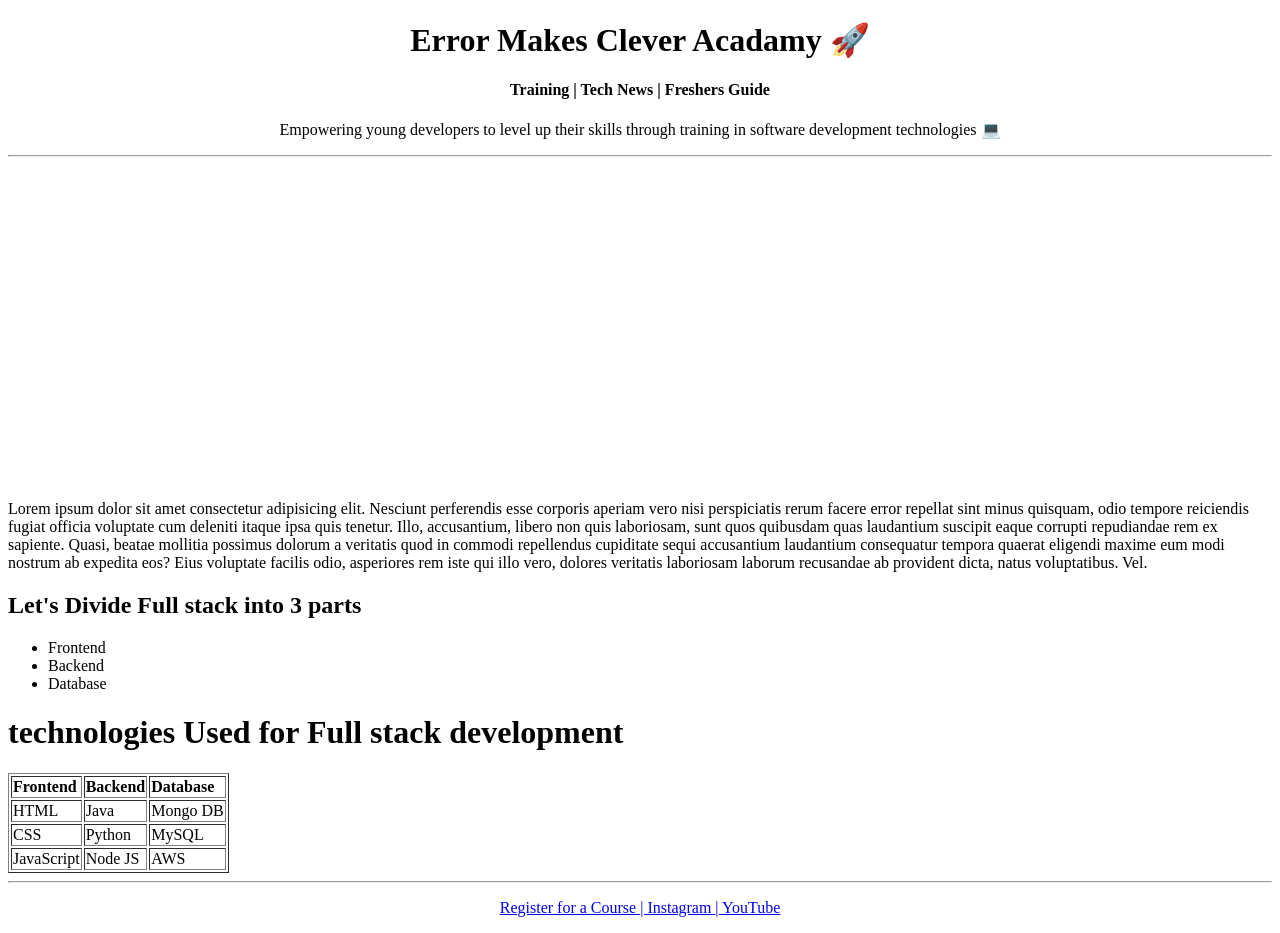
<file: OneDrive/Desktop/html-youtube-tutorial-main/html-youtube-tutorial-main/EMC Web Page HTML Project/starter/index.html>
<!DOCTYPE html>
<html>
<head>
    <title>James-Dep</title>
</head>

<body>
    <center>
    <h1>Error Makes Clever Acadamy 🚀</h1>
    <h4>Training | Tech News | Freshers Guide</h4>
    <p>Empowering young developers to level up their skills through training in software development technologies 💻</p>
    <hr>

    <iframe width="560" height="315" src="https://www.youtube.com/embed/Fd4H68IA9yc?si=aCdvcgyLmLG8OlCx" title="YouTube video player" frameborder="0" allow="accelerometer; autoplay; clipboard-write; encrypted-media; gyroscope; picture-in-picture; web-share" referrerpolicy="strict-origin-when-cross-origin" allowfullscreen></iframe>
</center>
<p>Lorem ipsum dolor sit amet consectetur adipisicing elit. Nesciunt perferendis esse corporis aperiam vero nisi perspiciatis rerum facere error repellat sint minus quisquam, odio tempore reiciendis fugiat officia voluptate cum deleniti itaque ipsa quis tenetur. Illo, accusantium, libero non quis laboriosam, sunt quos quibusdam quas laudantium suscipit eaque corrupti repudiandae rem ex sapiente. Quasi, beatae mollitia possimus dolorum a veritatis quod in commodi repellendus cupiditate sequi accusantium laudantium consequatur tempora quaerat eligendi maxime eum modi nostrum ab expedita eos? Eius voluptate facilis odio, asperiores rem iste qui illo vero, dolores veritatis laboriosam laborum recusandae ab provident dicta, natus voluptatibus. Vel.
</p>
<h2>Let's Divide Full stack into 3 parts</h2>
<ul>
<li>Frontend</li>
 <li>Backend</li>   
<li>Database</li>    
</ul>
<h1>technologies Used for Full stack development</h1>
<table border="1">
    <tr>
        <td><b>Frontend</b></td><td><b>Backend</b></td><td><b>Database</b></td>
    </tr>
    <tr>
        <td>HTML</td><td>Java</td><td>Mongo DB</td>
    </tr>
    <tr>
        <td>CSS</td><td>Python</td><td>MySQL</td>
    </tr>
    <tr>
        <td>JavaScript</td><td>Node JS </td><td>AWS</td>
    </tr>
</table>
<hr>
<center>
<p> 
    <a href="register.html">Register for a Course </a><a href="https://www.instagram.com/">| Instagram </a><a href="https://www.youtube.com/watch?v=7dSJubxFWv0&t=2404s">| YouTube </a>
</p>
</center>
</body> 


</html>
</file>
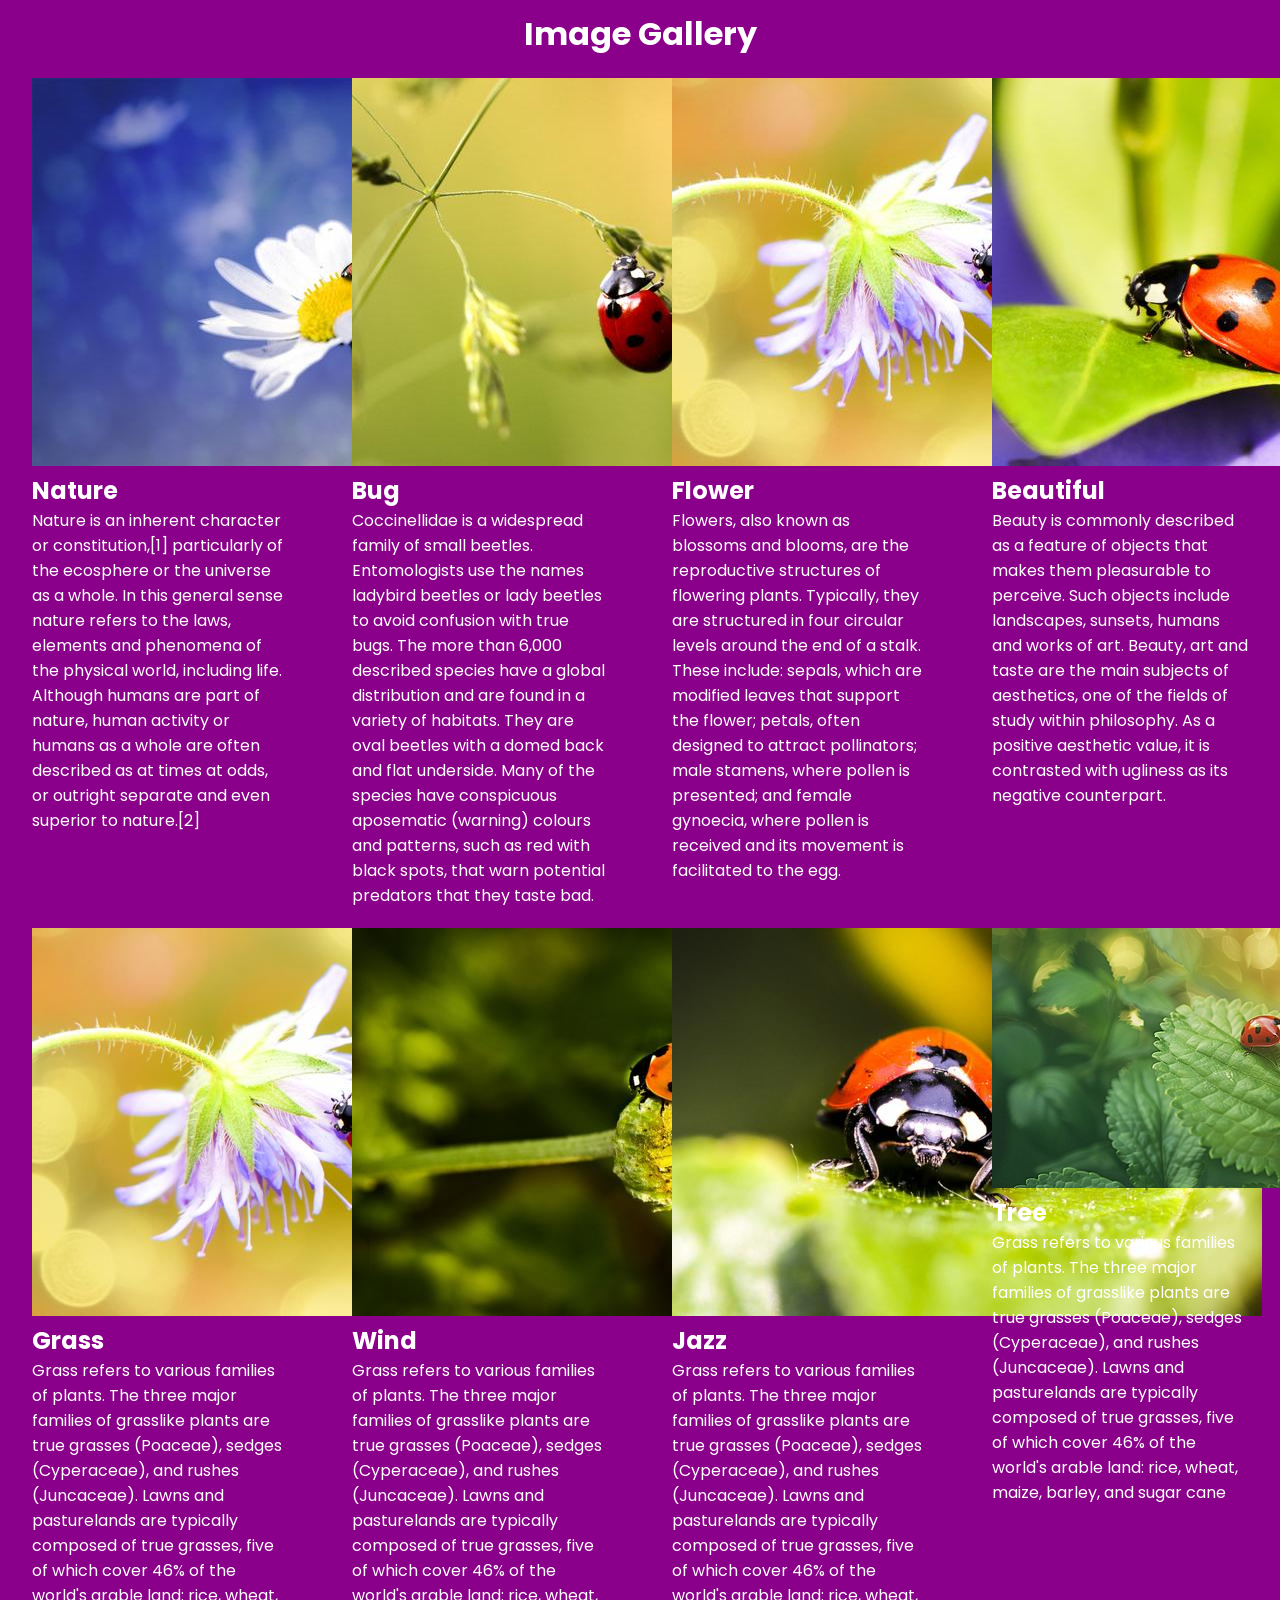
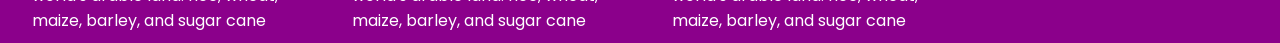
<file: OneDrive/Desktop/HTML tutorial/CSS position/flex.html>
<!DOCTYPE html>
<html lang="en">

<head>
    <meta charset="UTF-8">
    <meta name="viewport" content="width=device-width, initial-scale=1.0">
    <title>Image Gallery</title>
    <link rel="preconnect" href="https://fonts.googleapis.com">
    <link rel="preconnect" href="https://fonts.gstatic.com" crossorigin>
    <link
        href="https://fonts.googleapis.com/css2?family=Poppins:ital,wght@0,100;0,200;0,300;0,400;0,500;0,600;0,700;0,800;0,900;1,100;1,200;1,300;1,400;1,500;1,600;1,700;1,800;1,900&display=swap"
        rel="stylesheet">
    <link rel="stylesheet" href="style.css">
</head>

<body>
    <div>
        <h1 class="titlebar">Image Gallery</h1>

        <!--flex container-->
        <div class="container">
            <div>
                <img src="img1.jpg">
                <h2>Nature</h2>
                <p  >Nature is an inherent character or constitution,[1] particularly of the ecosphere or the universe as a whole. In this general sense nature refers to the laws, elements and phenomena of the physical world, including life. Although humans are part of nature, human activity or humans as a whole are often described as at times at odds, or outright separate and even superior to nature.[2]</p>
            </div>
            
            <div>
                <img src="img2.jpg">
                <h2>Bug</h2>
                <p>Coccinellidae  is a widespread family of small beetles. Entomologists use the names ladybird beetles or lady beetles to avoid confusion with true bugs. The more than 6,000 described species have a global distribution and are found in a variety of habitats. They are oval beetles with a domed back and flat underside. Many of the species have conspicuous aposematic (warning) colours and patterns, such as red with black spots, that warn potential predators that they taste bad.</p>
            </div>
            <div>
                <img src="img3.jpg">
                <h2>Flower</h2>
                <p>Flowers, also known as blossoms and blooms, are the reproductive structures of flowering plants. Typically, they are structured in four circular levels around the end of a stalk. These include: sepals, which are modified leaves that support the flower; petals, often designed to attract pollinators; male stamens, where pollen is presented; and female gynoecia, where pollen is received and its movement is facilitated to the egg.</p>
            </div>
            <div>
                <img src="img4.jpg">
                <h2>Beautiful</h2>
                <p>Beauty is commonly described as a feature of objects that makes them pleasurable to perceive. Such objects include landscapes, sunsets, humans and works of art. Beauty, art and taste are the main subjects of aesthetics, one of the fields of study within philosophy. As a positive aesthetic value, it is contrasted with ugliness as its negative counterpart.</p>
            </div>
            <div>
                <img src="img5.jpg">
                <h2>Grass</h2>
                <p>Grass refers to various families of plants. The three major families of grasslike plants are true grasses (Poaceae), sedges (Cyperaceae), and rushes (Juncaceae). Lawns and pasturelands are typically composed of true grasses, five of which cover 46% of the world's arable land: rice, wheat, maize, barley, and sugar cane</p>
            </div>
            <div>
                <img src="img6.jpg">
                <h2>Wind</h2>
                <p>Grass refers to various families of plants. The three major families of grasslike plants are true grasses (Poaceae), sedges (Cyperaceae), and rushes (Juncaceae). Lawns and pasturelands are typically composed of true grasses, five of which cover 46% of the world's arable land: rice, wheat, maize, barley, and sugar cane</p>
            </div>
           <div>
                <img src="img7.jpg">
                <h2>Jazz</h2>
                <p>Grass refers to various families of plants. The three major families of grasslike plants are true grasses (Poaceae), sedges (Cyperaceae), and rushes (Juncaceae). Lawns and pasturelands are typically composed of true grasses, five of which cover 46% of the world's arable land: rice, wheat, maize, barley, and sugar cane</p>
            </div>
            
            <div>
                <img src="img9.jpg">
                <h2>Tree</h2>
                <p>Grass refers to various families of plants. The three major families of grasslike plants are true grasses (Poaceae), sedges (Cyperaceae), and rushes (Juncaceae). Lawns and pasturelands are typically composed of true grasses, five of which cover 46% of the world's arable land: rice, wheat, maize, barley, and sugar cane</p>
            </div>

                
        </div>
    </div>
</body>

</html>
</file>
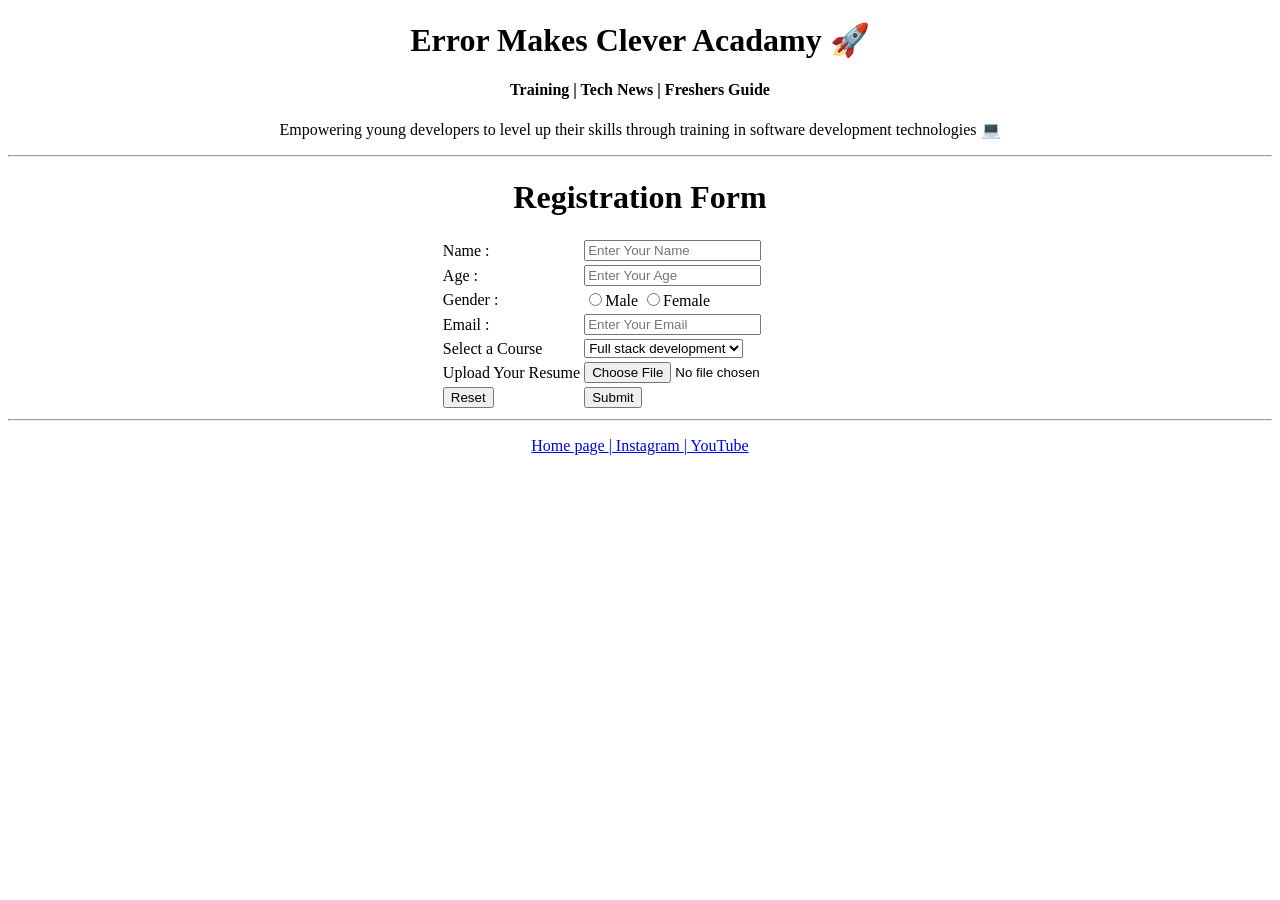
<file: OneDrive/Desktop/html-youtube-tutorial-main/html-youtube-tutorial-main/EMC Web Page HTML Project/starter/register.html>
<!DOCTYPE html>
<html>
<head>
    
    <title>Register</title>
</head>
<body>
    <center>
    <h1>Error Makes Clever Acadamy 🚀</h1>
    <h4>Training | Tech News | Freshers Guide</h4>
    <p>Empowering young developers to level up their skills through training in software development technologies 💻</p>
       </center>
       <hr>
       <center>
        <h1>Registration Form</h1>
        <form >
            <table>
                <tr>
                    <td>Name :</td><td><input type="text" placeholder="Enter Your Name"></td>
                </tr>
                <tr>
                    <td>Age :</td><td><input type="number" placeholder="Enter Your Age"></td>
                </tr>
                <tr>
                    <td>Gender :</td> 
                    <td>
                        <input type="radio" name="Gender">Male
                        <input type="radio" name="Gender">Female 
                    </td>
                </tr>
                <tr>
                    <td>Email :</td><td><input type="text" placeholder="Enter Your Email"></td>
                </tr>
                <tr>
                    <td>Select a Course</td><td>
                        <select>
                            <option>Full stack development</option>
                            <option>Web development</option>
                            <option>Frontend development</option>
                        </select>
                    </td>
                </tr>
                <tr>
                    <td>Upload Your Resume</td>
                    <td><input type="file"></td>
                </tr>
               <td><input type="reset"></td><td><input type="submit"></td>
                </tr>

            </table>
        </form>
       </center>
       <hr>
       <center>
<p> 
    <a href="index.html"> Home page </a><a href="https://www.instagram.com/">| Instagram </a><a href="https://www.youtube.com/watch?v=7dSJubxFWv0&t=2404s">| YouTube </a>
</p>
</center>

</body>
</html>
</file>
<file: OneDrive/Desktop/HTML tutorial/CSS position/style.css>
*{
    padding: 0;
    margin: 0;
}

body{
    font-family: "Poppins", sans-serif;
    background-color: darkmagenta;
}
.titlebar{
    color: white;
    text-align: center;
    padding: 10px;
}
.container{
    display: flex;
    flex-wrap: wrap;
    justify-content: space-around;
    

 }
.container div{
    width: 200px;
    color: white;
    margin: 10px;
    flex-basis: 20%;
       
 }
</file>
